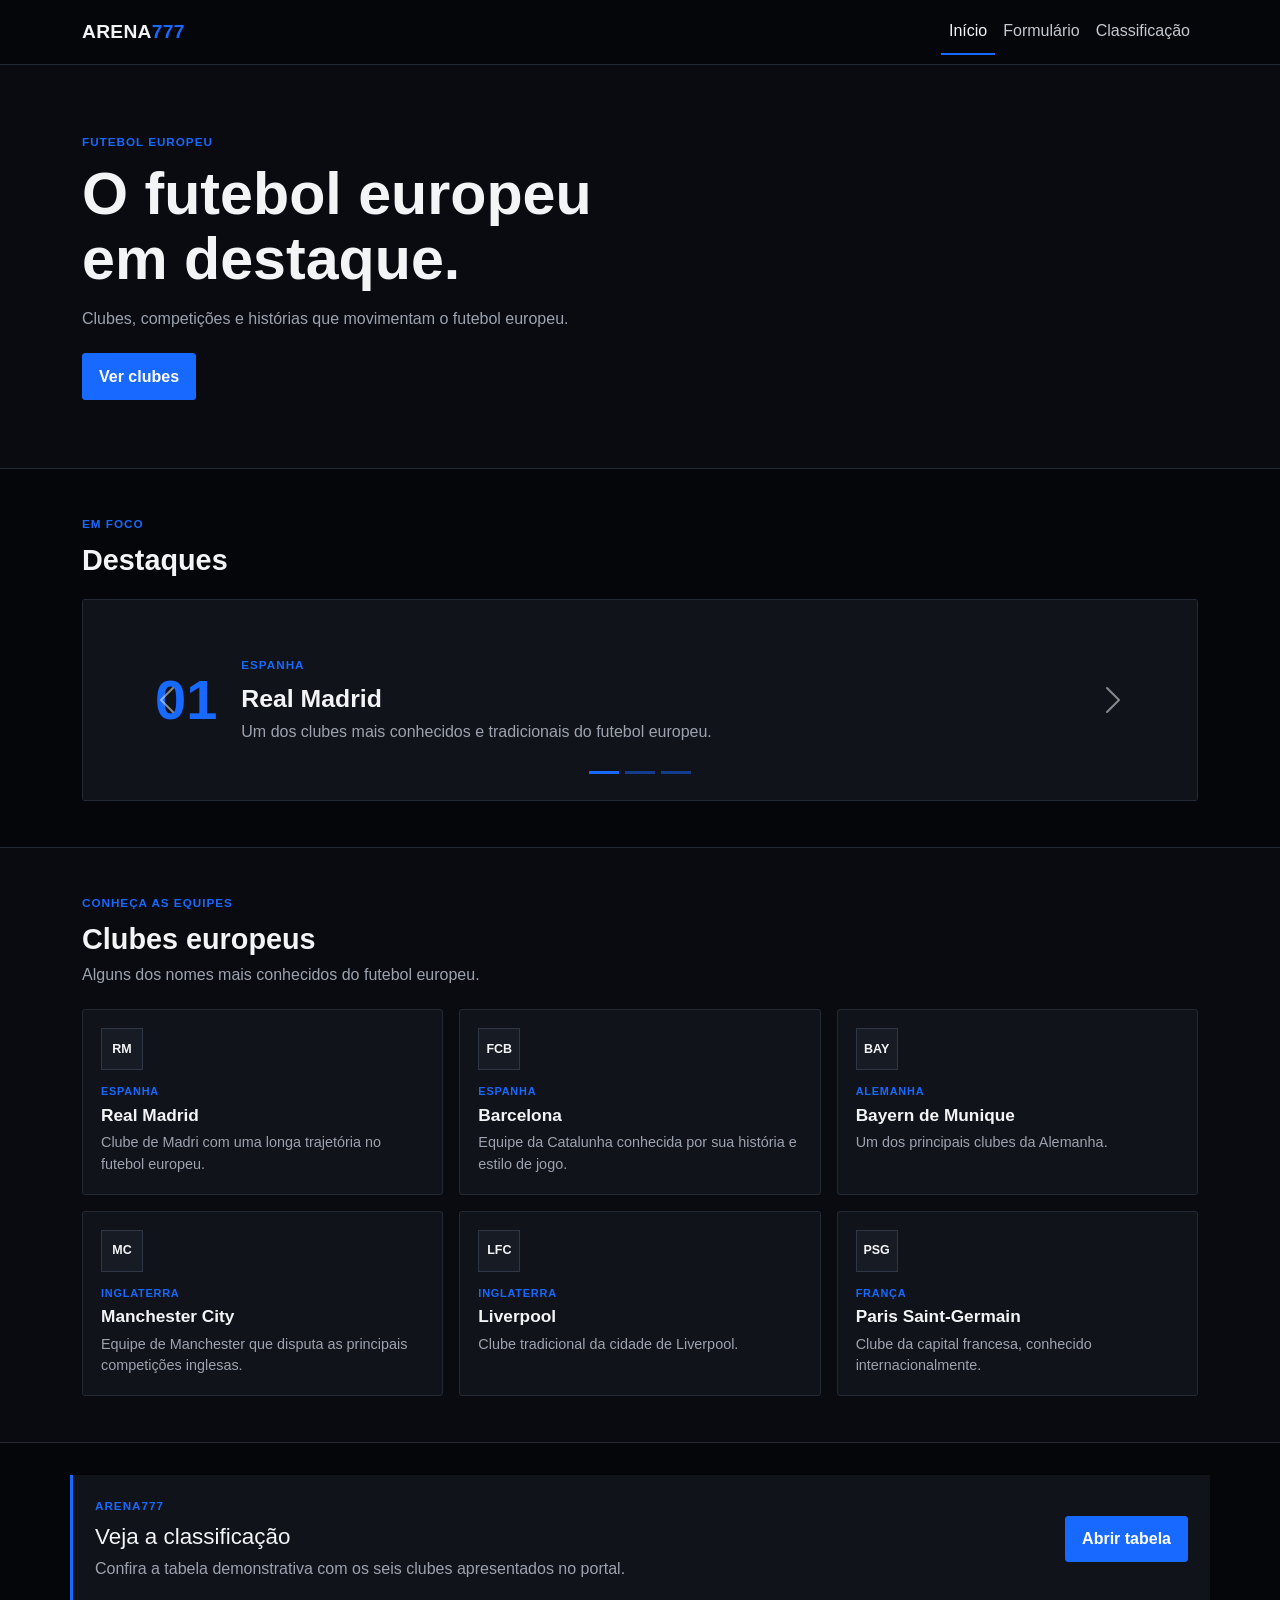
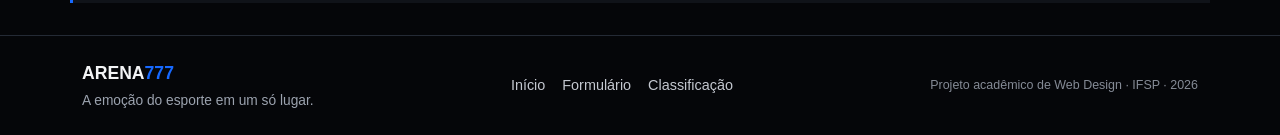
<file: leo.wbd/ARENA777/index.html>
<!doctype html>
<html lang="pt-BR">
  <head>
    <meta charset="UTF-8" />
    <meta name="viewport" content="width=device-width, initial-scale=1" />
    <meta
      name="description"
      content="ARENA777: portal acadêmico sobre futebol europeu."
    />
    <title>ARENA777 | Início</title>
    <link
      href="https://cdn.jsdelivr.net/npm/bootstrap@5.3.3/dist/css/bootstrap.min.css"
      rel="stylesheet"
    />
    <link
      href="https://cdn.jsdelivr.net/npm/bootstrap-icons@1.11.3/font/bootstrap-icons.min.css"
      rel="stylesheet"
    />
    <link href="css/estilos.css" rel="stylesheet" />
  </head>
  <body>
    <nav class="navbar navbar-expand-lg navbar-dark barra-navegacao">
      <div class="container">
        <a class="navbar-brand marca" href="index.html"
          >ARENA<span>777</span></a
        >
        <button
          class="navbar-toggler"
          type="button"
          data-bs-toggle="collapse"
          data-bs-target="#menuPrincipal"
          aria-controls="menuPrincipal"
          aria-expanded="false"
          aria-label="Abrir menu"
        >
          <span class="navbar-toggler-icon"></span>
        </button>
        <div class="collapse navbar-collapse" id="menuPrincipal">
          <ul class="navbar-nav ms-auto">
            <li class="nav-item">
              <a class="nav-link active" aria-current="page" href="index.html"
                >Início</a
              >
            </li>
            <li class="nav-item">
              <a class="nav-link" href="formulario.html">Formulário</a>
            </li>
            <li class="nav-item">
              <a class="nav-link" href="classificacao.html">Classificação</a>
            </li>
          </ul>
        </div>
      </div>
    </nav>

    <main>
      <section class="apresentacao">
        <div class="container">
          <p class="etiqueta-secao">FUTEBOL EUROPEU</p>
          <h1>O futebol europeu<br /><span>em destaque.</span></h1>
          <p class="texto-apresentacao">
            Clubes, competições e histórias que movimentam o futebol europeu.
          </p>
          <a class="btn btn-primary" href="#clubes">Ver clubes</a>
        </div>
      </section>

      <section class="secao-conteudo" aria-labelledby="tituloDestaques">
        <div class="container">
          <div class="titulo-secao">
            <p class="etiqueta-secao">EM FOCO</p>
            <h2 id="tituloDestaques">Destaques</h2>
          </div>

          <div
            id="carrosselDestaques"
            class="carousel slide carrossel-destaques"
            data-bs-ride="carousel"
          >
            <div class="carousel-indicators">
              <button
                type="button"
                data-bs-target="#carrosselDestaques"
                data-bs-slide-to="0"
                class="active"
                aria-current="true"
                aria-label="Primeiro destaque"
              ></button>
              <button
                type="button"
                data-bs-target="#carrosselDestaques"
                data-bs-slide-to="1"
                aria-label="Segundo destaque"
              ></button>
              <button
                type="button"
                data-bs-target="#carrosselDestaques"
                data-bs-slide-to="2"
                aria-label="Terceiro destaque"
              ></button>
            </div>
            <div class="carousel-inner">
              <div class="carousel-item active">
                <div class="item-destaque">
                  <span class="numero-destaque">01</span>
                  <div>
                    <p class="etiqueta-secao">ESPANHA</p>
                    <h3>Real Madrid</h3>
                    <p>
                      Um dos clubes mais conhecidos e tradicionais do futebol
                      europeu.
                    </p>
                  </div>
                </div>
              </div>
              <div class="carousel-item">
                <div class="item-destaque">
                  <span class="numero-destaque">02</span>
                  <div>
                    <p class="etiqueta-secao">ESPANHA</p>
                    <h3>Barcelona</h3>
                    <p>
                      Clube com uma história marcante e uma identidade
                      reconhecida no futebol.
                    </p>
                  </div>
                </div>
              </div>
              <div class="carousel-item">
                <div class="item-destaque">
                  <span class="numero-destaque">03</span>
                  <div>
                    <p class="etiqueta-secao">ALEMANHA</p>
                    <h3>Bayern de Munique</h3>
                    <p>Uma das equipes de maior destaque no futebol alemão.</p>
                  </div>
                </div>
              </div>
            </div>
            <button
              class="carousel-control-prev"
              type="button"
              data-bs-target="#carrosselDestaques"
              data-bs-slide="prev"
              aria-label="Destaque anterior"
            >
              <span
                class="carousel-control-prev-icon"
                aria-hidden="true"
              ></span>
            </button>
            <button
              class="carousel-control-next"
              type="button"
              data-bs-target="#carrosselDestaques"
              data-bs-slide="next"
              aria-label="Próximo destaque"
            >
              <span
                class="carousel-control-next-icon"
                aria-hidden="true"
              ></span>
            </button>
          </div>
        </div>
      </section>

      <section
        class="secao-conteudo secao-clubes"
        id="clubes"
        aria-labelledby="tituloClubes"
      >
        <div class="container">
          <div class="titulo-secao">
            <p class="etiqueta-secao">CONHEÇA AS EQUIPES</p>
            <h2 id="tituloClubes">Clubes europeus</h2>
            <p class="descricao-secao">
              Alguns dos nomes mais conhecidos do futebol europeu.
            </p>
          </div>

          <div class="row row-cols-1 row-cols-sm-2 row-cols-lg-3 g-3">
            <div class="col">
              <article class="cartao-clube h-100">
                <div class="iniciais-clube">RM</div>
                <p class="pais-clube">ESPANHA</p>
                <h3>Real Madrid</h3>
                <p>
                  Clube de Madri com uma longa trajetória no futebol europeu.
                </p>
              </article>
            </div>
            <div class="col">
              <article class="cartao-clube h-100">
                <div class="iniciais-clube">FCB</div>
                <p class="pais-clube">ESPANHA</p>
                <h3>Barcelona</h3>
                <p>
                  Equipe da Catalunha conhecida por sua história e estilo de
                  jogo.
                </p>
              </article>
            </div>
            <div class="col">
              <article class="cartao-clube h-100">
                <div class="iniciais-clube">BAY</div>
                <p class="pais-clube">ALEMANHA</p>
                <h3>Bayern de Munique</h3>
                <p>Um dos principais clubes da Alemanha.</p>
              </article>
            </div>
            <div class="col">
              <article class="cartao-clube h-100">
                <div class="iniciais-clube">MC</div>
                <p class="pais-clube">INGLATERRA</p>
                <h3>Manchester City</h3>
                <p>
                  Equipe de Manchester que disputa as principais competições
                  inglesas.
                </p>
              </article>
            </div>
            <div class="col">
              <article class="cartao-clube h-100">
                <div class="iniciais-clube">LFC</div>
                <p class="pais-clube">INGLATERRA</p>
                <h3>Liverpool</h3>
                <p>Clube tradicional da cidade de Liverpool.</p>
              </article>
            </div>
            <div class="col">
              <article class="cartao-clube h-100">
                <div class="iniciais-clube">PSG</div>
                <p class="pais-clube">FRANÇA</p>
                <h3>Paris Saint-Germain</h3>
                <p>Clube da capital francesa, conhecido internacionalmente.</p>
              </article>
            </div>
          </div>
        </div>
      </section>

      <section class="secao-classificacao">
        <div class="container conteudo-classificacao">
          <div>
            <p class="etiqueta-secao">ARENA777</p>
            <h2>Veja a classificação</h2>
            <p>
              Confira a tabela demonstrativa com os seis clubes apresentados no
              portal.
            </p>
          </div>
          <a class="btn btn-primary" href="classificacao.html">Abrir tabela</a>
        </div>
      </section>
    </main>

    <footer class="rodape">
      <div class="container conteudo-rodape">
        <div>
          <a class="marca-rodape" href="index.html">ARENA<span>777</span></a>
          <p>A emoção do esporte em um só lugar.</p>
        </div>
        <nav class="links-rodape" aria-label="Links do rodapé">
          <a href="index.html">Início</a>
          <a href="formulario.html">Formulário</a>
          <a href="classificacao.html">Classificação</a>
        </nav>
        <small>Projeto acadêmico de Web Design · IFSP · 2026</small>
      </div>
    </footer>

    <script src="https://cdn.jsdelivr.net/npm/bootstrap@5.3.3/dist/js/bootstrap.bundle.min.js"></script>
    <script src="js/validacao-formulario.js"></script>
  </body>
</html>
</file>
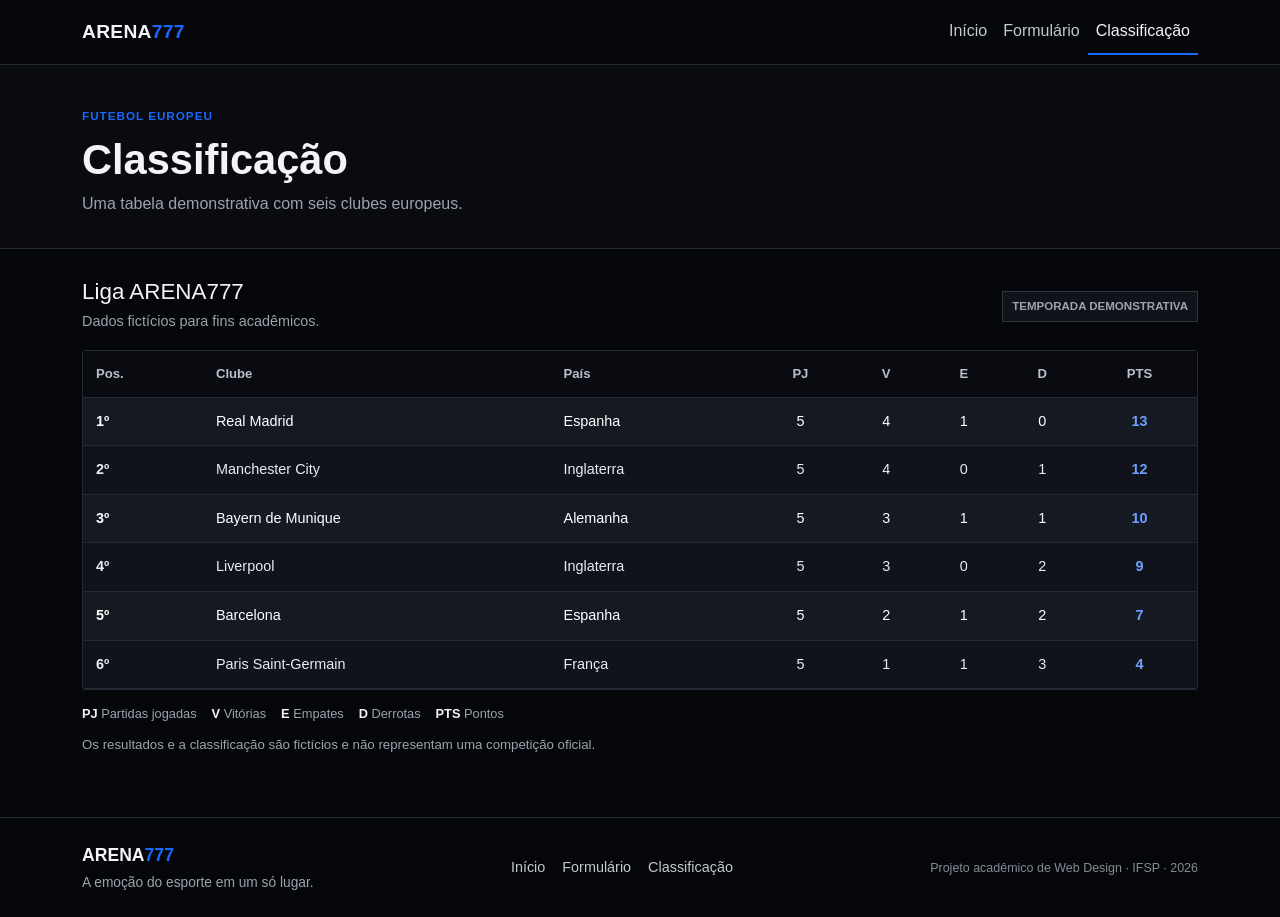
<file: leo.wbd/ARENA777/classificacao.html>
<!doctype html>
<html lang="pt-BR">
  <head>
    <meta charset="UTF-8" />
    <meta name="viewport" content="width=device-width, initial-scale=1" />
    <meta
      name="description"
      content="Classificação fictícia de clubes europeus no ARENA777."
    />
    <title>ARENA777 | Classificação</title>
    <link
      href="https://cdn.jsdelivr.net/npm/bootstrap@5.3.3/dist/css/bootstrap.min.css"
      rel="stylesheet"
    />
    <link
      href="https://cdn.jsdelivr.net/npm/bootstrap-icons@1.11.3/font/bootstrap-icons.min.css"
      rel="stylesheet"
    />
    <link href="css/estilos.css" rel="stylesheet" />
  </head>
  <body>
    <nav class="navbar navbar-expand-lg navbar-dark barra-navegacao">
      <div class="container">
        <a class="navbar-brand marca" href="index.html"
          >ARENA<span>777</span></a
        >
        <button
          class="navbar-toggler"
          type="button"
          data-bs-toggle="collapse"
          data-bs-target="#menuPrincipal"
          aria-controls="menuPrincipal"
          aria-expanded="false"
          aria-label="Abrir menu"
        >
          <span class="navbar-toggler-icon"></span>
        </button>
        <div class="collapse navbar-collapse" id="menuPrincipal">
          <ul class="navbar-nav ms-auto">
            <li class="nav-item">
              <a class="nav-link" href="index.html">Início</a>
            </li>
            <li class="nav-item">
              <a class="nav-link" href="formulario.html">Formulário</a>
            </li>
            <li class="nav-item">
              <a
                class="nav-link active"
                aria-current="page"
                href="classificacao.html"
                >Classificação</a
              >
            </li>
          </ul>
        </div>
      </div>
    </nav>

    <main class="pagina-interna">
      <header class="cabecalho-pagina">
        <div class="container">
          <p class="etiqueta-secao">FUTEBOL EUROPEU</p>
          <h1>Classificação</h1>
          <p>Uma tabela demonstrativa com seis clubes europeus.</p>
        </div>
      </header>

      <section class="secao-conteudo pt-0">
        <div class="container">
          <div class="cabecalho-tabela">
            <div>
              <h2>Liga ARENA777</h2>
              <p>Dados fictícios para fins acadêmicos.</p>
            </div>
            <span class="etiqueta-tabela">TEMPORADA DEMONSTRATIVA</span>
          </div>

          <div class="table-responsive area-classificacao">
            <table
              class="table table-dark table-striped align-middle tabela-classificacao mb-0"
            >
              <thead>
                <tr>
                  <th scope="col">Pos.</th>
                  <th scope="col">Clube</th>
                  <th scope="col">País</th>
                  <th scope="col" class="text-center">PJ</th>
                  <th scope="col" class="text-center">V</th>
                  <th scope="col" class="text-center">E</th>
                  <th scope="col" class="text-center">D</th>
                  <th scope="col" class="text-center">PTS</th>
                </tr>
              </thead>
              <tbody>
                <tr class="primeiro-lugar">
                  <th scope="row">1º</th>
                  <td>Real Madrid</td>
                  <td>Espanha</td>
                  <td class="text-center">5</td>
                  <td class="text-center">4</td>
                  <td class="text-center">1</td>
                  <td class="text-center">0</td>
                  <td class="text-center pontos">13</td>
                </tr>
                <tr>
                  <th scope="row">2º</th>
                  <td>Manchester City</td>
                  <td>Inglaterra</td>
                  <td class="text-center">5</td>
                  <td class="text-center">4</td>
                  <td class="text-center">0</td>
                  <td class="text-center">1</td>
                  <td class="text-center pontos">12</td>
                </tr>
                <tr>
                  <th scope="row">3º</th>
                  <td>Bayern de Munique</td>
                  <td>Alemanha</td>
                  <td class="text-center">5</td>
                  <td class="text-center">3</td>
                  <td class="text-center">1</td>
                  <td class="text-center">1</td>
                  <td class="text-center pontos">10</td>
                </tr>
                <tr>
                  <th scope="row">4º</th>
                  <td>Liverpool</td>
                  <td>Inglaterra</td>
                  <td class="text-center">5</td>
                  <td class="text-center">3</td>
                  <td class="text-center">0</td>
                  <td class="text-center">2</td>
                  <td class="text-center pontos">9</td>
                </tr>
                <tr>
                  <th scope="row">5º</th>
                  <td>Barcelona</td>
                  <td>Espanha</td>
                  <td class="text-center">5</td>
                  <td class="text-center">2</td>
                  <td class="text-center">1</td>
                  <td class="text-center">2</td>
                  <td class="text-center pontos">7</td>
                </tr>
                <tr>
                  <th scope="row">6º</th>
                  <td>Paris Saint-Germain</td>
                  <td>França</td>
                  <td class="text-center">5</td>
                  <td class="text-center">1</td>
                  <td class="text-center">1</td>
                  <td class="text-center">3</td>
                  <td class="text-center pontos">4</td>
                </tr>
              </tbody>
            </table>
          </div>

          <div class="legenda-tabela">
            <p><strong>PJ</strong> Partidas jogadas</p>
            <p><strong>V</strong> Vitórias</p>
            <p><strong>E</strong> Empates</p>
            <p><strong>D</strong> Derrotas</p>
            <p><strong>PTS</strong> Pontos</p>
          </div>
          <p class="aviso-classificacao">
            Os resultados e a classificação são fictícios e não representam uma
            competição oficial.
          </p>
        </div>
      </section>
    </main>

    <footer class="rodape">
      <div class="container conteudo-rodape">
        <div>
          <a class="marca-rodape" href="index.html">ARENA<span>777</span></a>
          <p>A emoção do esporte em um só lugar.</p>
        </div>
        <nav class="links-rodape" aria-label="Links do rodapé">
          <a href="index.html">Início</a>
          <a href="formulario.html">Formulário</a>
          <a href="classificacao.html">Classificação</a>
        </nav>
        <small>Projeto acadêmico de Web Design · IFSP · 2026</small>
      </div>
    </footer>

    <script src="https://cdn.jsdelivr.net/npm/bootstrap@5.3.3/dist/js/bootstrap.bundle.min.js"></script>
    <script src="js/validacao-formulario.js"></script>
  </body>
</html>
</file>
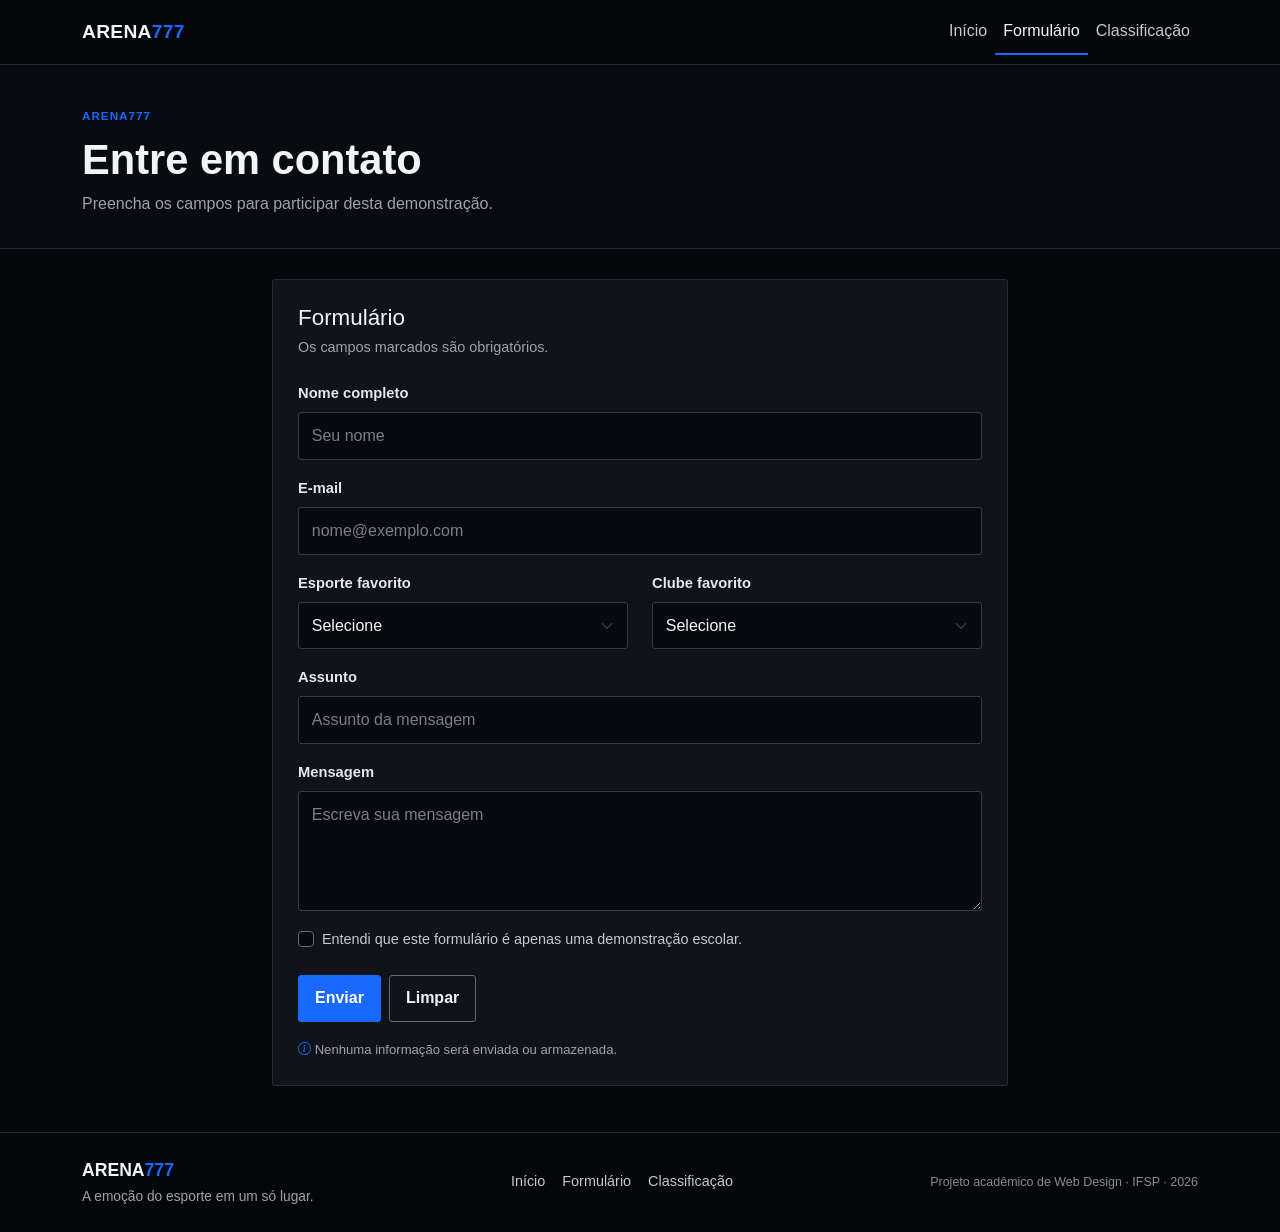
<file: leo.wbd/ARENA777/formulario.html>
<!doctype html>
<html lang="pt-BR">
  <head>
    <meta charset="UTF-8" />
    <meta name="viewport" content="width=device-width, initial-scale=1" />
    <meta name="description" content="Formulário demonstrativo do ARENA777." />
    <title>ARENA777 | Formulário</title>
    <link
      href="https://cdn.jsdelivr.net/npm/bootstrap@5.3.3/dist/css/bootstrap.min.css"
      rel="stylesheet"
    />
    <link
      href="https://cdn.jsdelivr.net/npm/bootstrap-icons@1.11.3/font/bootstrap-icons.min.css"
      rel="stylesheet"
    />
    <link href="css/estilos.css" rel="stylesheet" />
  </head>
  <body>
    <nav class="navbar navbar-expand-lg navbar-dark barra-navegacao">
      <div class="container">
        <a class="navbar-brand marca" href="index.html"
          >ARENA<span>777</span></a
        >
        <button
          class="navbar-toggler"
          type="button"
          data-bs-toggle="collapse"
          data-bs-target="#menuPrincipal"
          aria-controls="menuPrincipal"
          aria-expanded="false"
          aria-label="Abrir menu"
        >
          <span class="navbar-toggler-icon"></span>
        </button>
        <div class="collapse navbar-collapse" id="menuPrincipal">
          <ul class="navbar-nav ms-auto">
            <li class="nav-item">
              <a class="nav-link" href="index.html">Início</a>
            </li>
            <li class="nav-item">
              <a
                class="nav-link active"
                aria-current="page"
                href="formulario.html"
                >Formulário</a
              >
            </li>
            <li class="nav-item">
              <a class="nav-link" href="classificacao.html">Classificação</a>
            </li>
          </ul>
        </div>
      </div>
    </nav>

    <main class="pagina-interna">
      <header class="cabecalho-pagina">
        <div class="container">
          <p class="etiqueta-secao">ARENA777</p>
          <h1>Entre em contato</h1>
          <p>Preencha os campos para participar desta demonstração.</p>
        </div>
      </header>

      <section class="secao-conteudo pt-0">
        <div class="container">
          <div class="row justify-content-center">
            <div class="col-lg-8">
              <div class="painel-formulario">
                <h2>Formulário</h2>
                <p class="descricao-formulario">
                  Os campos marcados são obrigatórios.
                </p>

                <div
                  id="mensagemSucesso"
                  class="alert alert-success d-none"
                  role="status"
                >
                  Formulário preenchido com sucesso!
                </div>

                <form id="formularioContato" novalidate>
                  <div class="mb-3">
                    <label for="nome" class="form-label">Nome completo</label>
                    <input
                      type="text"
                      class="form-control"
                      id="nome"
                      name="nome"
                      placeholder="Seu nome"
                      required
                    />
                    <div class="invalid-feedback">Informe seu nome.</div>
                  </div>

                  <div class="mb-3">
                    <label for="correioEletronico" class="form-label"
                      >E-mail</label
                    >
                    <input
                      type="email"
                      class="form-control"
                      id="correioEletronico"
                      name="correioEletronico"
                      placeholder="nome@exemplo.com"
                      required
                    />
                    <div class="invalid-feedback">
                      Informe um e-mail válido.
                    </div>
                  </div>

                  <div class="row">
                    <div class="col-md-6 mb-3">
                      <label for="esporte" class="form-label"
                        >Esporte favorito</label
                      >
                      <select
                        class="form-select"
                        id="esporte"
                        name="esporte"
                        required
                      >
                        <option value="" selected disabled>Selecione</option>
                        <option>Futebol</option>
                        <option>Basquete</option>
                        <option>Automobilismo</option>
                        <option>Outro</option>
                      </select>
                      <div class="invalid-feedback">Selecione uma opção.</div>
                    </div>
                    <div class="col-md-6 mb-3">
                      <label for="clube" class="form-label"
                        >Clube favorito</label
                      >
                      <select
                        class="form-select"
                        id="clube"
                        name="clube"
                        required
                      >
                        <option value="" selected disabled>Selecione</option>
                        <option>Real Madrid</option>
                        <option>Barcelona</option>
                        <option>Bayern de Munique</option>
                        <option>Manchester City</option>
                        <option>Liverpool</option>
                        <option>Paris Saint-Germain</option>
                        <option>Outro</option>
                      </select>
                      <div class="invalid-feedback">Selecione um clube.</div>
                    </div>
                  </div>

                  <div class="mb-3">
                    <label for="assunto" class="form-label">Assunto</label>
                    <input
                      type="text"
                      class="form-control"
                      id="assunto"
                      name="assunto"
                      placeholder="Assunto da mensagem"
                      required
                    />
                    <div class="invalid-feedback">Informe o assunto.</div>
                  </div>

                  <div class="mb-3">
                    <label for="mensagem" class="form-label">Mensagem</label>
                    <textarea
                      class="form-control"
                      id="mensagem"
                      name="mensagem"
                      rows="4"
                      placeholder="Escreva sua mensagem"
                      required
                    ></textarea>
                    <div class="invalid-feedback">Escreva sua mensagem.</div>
                  </div>

                  <div class="form-check mb-4">
                    <input
                      class="form-check-input"
                      type="checkbox"
                      id="confirmacaoAcademica"
                      required
                    />
                    <label class="form-check-label" for="confirmacaoAcademica"
                      >Entendi que este formulário é apenas uma demonstração
                      escolar.</label
                    >
                    <div class="invalid-feedback">Marque a confirmação.</div>
                  </div>

                  <div class="d-flex flex-wrap gap-2">
                    <button class="btn btn-primary" type="submit">
                      Enviar
                    </button>
                    <button class="btn btn-outline-light" type="reset">
                      Limpar
                    </button>
                  </div>
                </form>

                <p class="aviso-formulario">
                  <i class="bi bi-info-circle"></i> Nenhuma informação será
                  enviada ou armazenada.
                </p>
              </div>
            </div>
          </div>
        </div>
      </section>
    </main>

    <footer class="rodape">
      <div class="container conteudo-rodape">
        <div>
          <a class="marca-rodape" href="index.html">ARENA<span>777</span></a>
          <p>A emoção do esporte em um só lugar.</p>
        </div>
        <nav class="links-rodape" aria-label="Links do rodapé">
          <a href="index.html">Início</a>
          <a href="formulario.html">Formulário</a>
          <a href="classificacao.html">Classificação</a>
        </nav>
        <small>Projeto acadêmico de Web Design · IFSP · 2026</small>
      </div>
    </footer>

    <script src="https://cdn.jsdelivr.net/npm/bootstrap@5.3.3/dist/js/bootstrap.bundle.min.js"></script>
    <script src="js/validacao-formulario.js"></script>
  </body>
</html>
</file>
<file: leo.wbd/ARENA777/css/estilos.css>
:root {
  --preto: #050609;
  --preto-secundario: #090b10;
  --grafite: #101319;
  --grafite-claro: #171b24;
  --azul: #1769ff;
  --azul-escuro: #1052d6;
  --branco: #f3f4f6;
  --cinza: #9ca3af;
  --borda: #242a35;
}

* {
  box-sizing: border-box;
}

body {
  margin: 0;
  background: var(--preto);
  color: var(--branco);
  font-family: Arial, Helvetica, sans-serif;
}

a {
  color: inherit;
  text-decoration: none;
}

.barra-navegacao {
  min-height: 65px;
  background: var(--preto);
  border-bottom: 1px solid var(--borda);
}

.marca {
  color: var(--branco);
  font-size: 1.2rem;
  font-weight: 800;
  letter-spacing: 0.3px;
}

.marca span,
.marca-rodape span {
  color: var(--azul);
}

.barra-navegacao .nav-link {
  padding: 0.65rem 0.85rem;
  color: #c4c8d0;
}

.barra-navegacao .nav-link.active {
  color: var(--branco);
  border-bottom: 2px solid var(--azul);
}

.apresentacao {
  padding: 68px 0;
  background: var(--preto-secundario);
  border-bottom: 1px solid var(--borda);
}

.etiqueta-secao {
  margin-bottom: 10px;
  color: var(--azul);
  font-size: 0.73rem;
  font-weight: 700;
  letter-spacing: 1px;
}

.apresentacao h1 {
  margin-bottom: 15px;
  color: var(--branco);
  font-size: clamp(2.3rem, 5vw, 3.7rem);
  line-height: 1.1;
  font-weight: 800;
}

.apresentacao h1 span {
  color: var(--branco);
}

.texto-apresentacao {
  max-width: 520px;
  margin-bottom: 22px;
  color: var(--cinza);
  line-height: 1.6;
}

.btn {
  padding: 0.65rem 1rem;
  border-radius: 3px;
  font-weight: 600;
}

.btn-primary {
  background: var(--azul);
  border-color: var(--azul);
}

.secao-conteudo {
  padding: 46px 0;
}

.titulo-secao {
  margin-bottom: 22px;
}

.titulo-secao h2 {
  margin-bottom: 7px;
  font-size: 1.8rem;
  font-weight: 700;
}

.descricao-secao {
  margin-bottom: 0;
  color: var(--cinza);
}

.carrossel-destaques {
  overflow: hidden;
  border: 1px solid var(--borda);
  border-radius: 3px;
  background: var(--grafite);
}

.item-destaque {
  display: flex;
  min-height: 200px;
  align-items: center;
  gap: 24px;
  padding: 34px 72px;
  background: var(--grafite);
}

.numero-destaque {
  color: var(--azul);
  font-size: 3.5rem;
  font-weight: 800;
  line-height: 1;
}

.item-destaque h3 {
  margin-bottom: 7px;
  font-size: 1.55rem;
  font-weight: 700;
}

.item-destaque div > p:last-child {
  max-width: 570px;
  margin-bottom: 0;
  color: var(--cinza);
}

.carousel-indicators [data-bs-target] {
  background-color: var(--azul);
}

.secao-clubes {
  background: var(--preto-secundario);
  border-top: 1px solid var(--borda);
  border-bottom: 1px solid var(--borda);
}

.cartao-clube {
  min-height: 185px;
  padding: 18px;
  border: 1px solid var(--borda);
  border-radius: 3px;
  background: var(--grafite);
}

.iniciais-clube {
  display: flex;
  width: 42px;
  height: 42px;
  align-items: center;
  justify-content: center;
  margin-bottom: 13px;
  border: 1px solid #303744;
  background: var(--grafite-claro);
  color: var(--branco);
  font-size: 0.78rem;
  font-weight: 800;
}

.pais-clube {
  margin-bottom: 5px;
  color: var(--azul);
  font-size: 0.68rem;
  font-weight: 700;
  letter-spacing: 0.8px;
}

.cartao-clube h3 {
  margin-bottom: 7px;
  font-size: 1.08rem;
  font-weight: 700;
}

.cartao-clube p:last-child {
  margin-bottom: 0;
  color: var(--cinza);
  font-size: 0.9rem;
  line-height: 1.5;
}

.secao-classificacao {
  padding: 32px 0;
}

.conteudo-classificacao {
  display: flex;
  align-items: center;
  justify-content: space-between;
  gap: 20px;
  padding: 22px;
  border-left: 3px solid var(--azul);
  background: var(--grafite);
}

.conteudo-classificacao h2 {
  margin-bottom: 6px;
  font-size: 1.4rem;
}

.conteudo-classificacao p:last-child {
  margin-bottom: 0;
  color: var(--cinza);
}

.rodape {
  padding: 24px 0;
  border-top: 1px solid var(--borda);
  background: var(--preto);
}

.conteudo-rodape {
  display: flex;
  align-items: center;
  justify-content: space-between;
  gap: 18px;
  flex-wrap: wrap;
}

.marca-rodape {
  color: var(--branco);
  font-size: 1.1rem;
  font-weight: 800;
}

.conteudo-rodape p {
  margin: 4px 0 0;
  color: var(--cinza);
  font-size: 0.86rem;
}

.links-rodape {
  display: flex;
  gap: 17px;
  flex-wrap: wrap;
}

.links-rodape a {
  color: #c4c8d0;
  font-size: 0.9rem;
}

.conteudo-rodape small {
  color: #858b96;
  font-size: 0.78rem;
}

.pagina-interna {
  min-height: calc(100vh - 170px);
}

.cabecalho-pagina {
  margin-bottom: 30px;
  padding: 42px 0 32px;
  border-bottom: 1px solid var(--borda);
  background: var(--preto-secundario);
}

.cabecalho-pagina h1 {
  margin-bottom: 8px;
  font-size: clamp(1.9rem, 4vw, 2.6rem);
  font-weight: 800;
}

.cabecalho-pagina p:last-child {
  margin-bottom: 0;
  color: var(--cinza);
}

.painel-formulario {
  padding: 25px;
  border: 1px solid var(--borda);
  border-radius: 3px;
  background: var(--grafite);
}

.painel-formulario h2 {
  margin-bottom: 5px;
  font-size: 1.4rem;
}

.descricao-formulario {
  margin-bottom: 22px;
  color: var(--cinza);
  font-size: 0.9rem;
}

.form-label {
  color: #e5e7eb;
  font-size: 0.92rem;
  font-weight: 600;
}

.form-control,
.form-select {
  padding: 0.68rem 0.8rem;
  border: 1px solid #343a46;
  border-radius: 3px;
  background-color: #080a0f;
  color: var(--branco);
}

.form-control::placeholder {
  color: #777f8d;
}

.form-control:focus,
.form-select:focus {
  border-color: var(--azul);
  background-color: #080a0f;
  color: var(--branco);
  box-shadow: 0 0 0 0.15rem rgba(23, 105, 255, 0.15);
}

.form-select option {
  background: var(--grafite);
  color: var(--branco);
}

.form-check-label {
  color: #c4c8d0;
  font-size: 0.9rem;
}

.form-check-input {
  border-color: #626b79;
  background-color: #080a0f;
}

.form-check-input:checked {
  border-color: var(--azul);
  background-color: var(--azul);
}

.aviso-formulario {
  margin: 18px 0 0;
  color: var(--cinza);
  font-size: 0.82rem;
}

.aviso-formulario i {
  color: var(--azul);
}

.alert-success {
  border-color: #245d3c;
  background: #123522;
  color: #ddf7e7;
}

/* Classificação */
.cabecalho-tabela {
  display: flex;
  align-items: center;
  justify-content: space-between;
  gap: 15px;
  margin-bottom: 17px;
}

.cabecalho-tabela h2 {
  margin-bottom: 5px;
  font-size: 1.4rem;
}

.cabecalho-tabela p {
  margin-bottom: 0;
  color: var(--cinza);
  font-size: 0.9rem;
}

.etiqueta-tabela {
  padding: 6px 9px;
  border: 1px solid #303744;
  background: var(--grafite);
  color: var(--cinza);
  font-size: 0.72rem;
  font-weight: 700;
}

.area-classificacao {
  border: 1px solid var(--borda);
  border-radius: 3px;
}

.tabela-classificacao {
  --bs-table-bg: #101319;
  --bs-table-striped-bg: #151922;
  --bs-table-color: #e9edf5;
  --bs-table-border-color: #242a35;
}

.tabela-classificacao thead th {
  padding: 13px;
  background: #090b10;
  color: #b8c0cd;
  font-size: 0.82rem;
  white-space: nowrap;
}

.tabela-classificacao tbody td,
.tabela-classificacao tbody th {
  padding: 13px;
  font-size: 0.9rem;
  white-space: nowrap;
}

.tabela-classificacao .primeiro-lugar > * {
  background: #17233b !important;
  color: #ffffff;
}

.tabela-classificacao .pontos {
  color: #6fa0ff;
  font-weight: 800;
}

.legenda-tabela {
  display: flex;
  gap: 15px;
  flex-wrap: wrap;
  margin-top: 14px;
}

.legenda-tabela p {
  margin: 0;
  color: var(--cinza);
  font-size: 0.8rem;
}

.legenda-tabela strong {
  color: var(--branco);
}

.aviso-classificacao {
  margin-top: 12px;
  color: var(--cinza);
  font-size: 0.83rem;
}

@media (max-width: 767.98px) {
  .apresentacao {
    padding: 48px 0;
  }

  .secao-conteudo {
    padding: 40px 0;
  }

  .item-destaque {
    min-height: 220px;
    padding: 28px 48px;
    gap: 15px;
  }

  .numero-destaque {
    font-size: 2.6rem;
  }

  .item-destaque h3 {
    font-size: 1.3rem;
  }

  .conteudo-classificacao {
    align-items: flex-start;
    flex-direction: column;
  }

  .conteudo-rodape {
    align-items: flex-start;
    flex-direction: column;
  }

  .painel-formulario {
    padding: 19px;
  }

  .cabecalho-tabela {
    align-items: flex-start;
    flex-direction: column;
  }
}

@media (max-width: 420px) {
  .item-destaque {
    display: block;
    padding: 27px 42px;
  }

  .numero-destaque {
    display: block;
    margin-bottom: 12px;
  }
}

.btn-primary,
.btn-primary:hover,
.btn-primary:focus,
.btn-primary:active {
  border-color: var(--azul);
  background: var(--azul);
}

.barra-navegacao .nav-link,
.barra-navegacao .nav-link:hover {
  color: #c4c8d0;
}

.barra-navegacao .nav-link.active,
.barra-navegacao .nav-link.active:hover {
  color: var(--branco);
}

.links-rodape a,
.links-rodape a:hover {
  color: #c4c8d0;
}

.btn-outline-light,
.btn-outline-light:hover,
.btn-outline-light:focus,
.btn-outline-light:active {
  border-color: #626b79;
  background: transparent;
  color: var(--branco);
}
</file>
